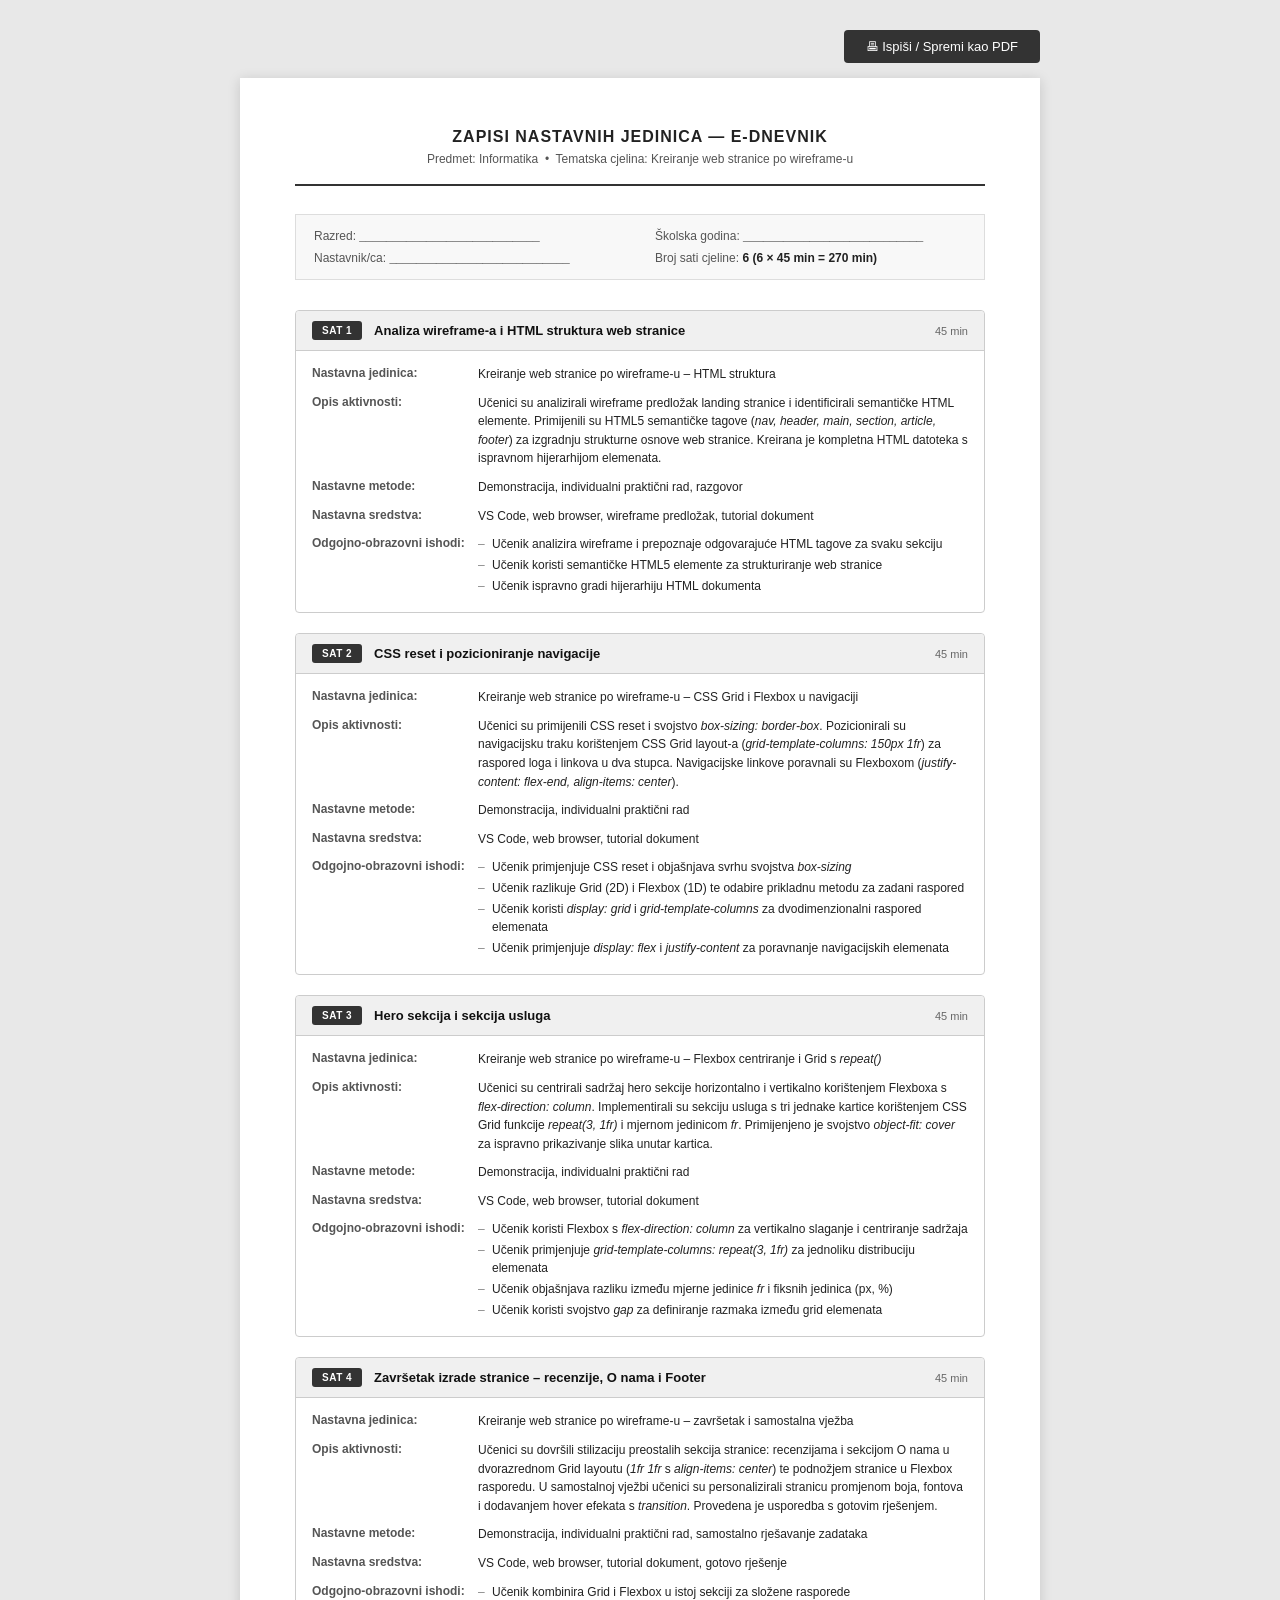
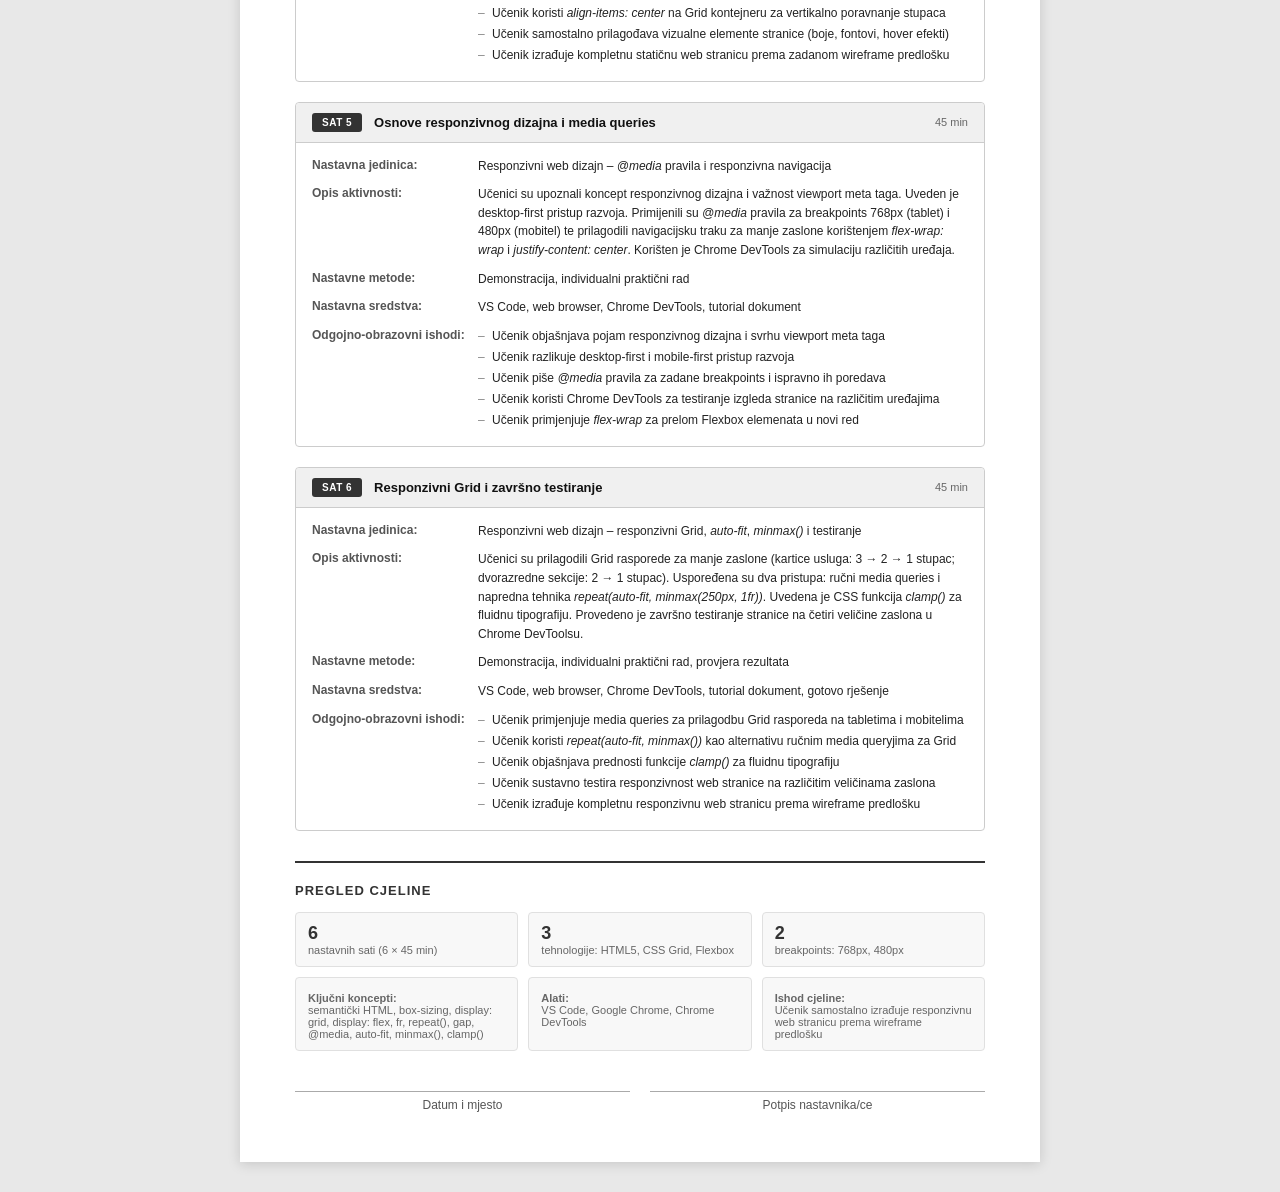
<file: tutorial-wireframe/zapisi-ednevnik.html>
<!DOCTYPE html>
<html lang="hr">
<head>
    <meta charset="UTF-8">
    <meta name="viewport" content="width=device-width, initial-scale=1.0">
    <title>Zapisi jedinica — E-dnevnik</title>
    <style>
        * { margin: 0; padding: 0; box-sizing: border-box; }

        body {
            font-family: 'Segoe UI', Arial, sans-serif;
            font-size: 13px;
            color: #222;
            background: #e8e8e8;
            padding: 30px 20px;
        }

        .stranica {
            max-width: 800px;
            margin: 0 auto;
            background: white;
            padding: 50px 55px;
            box-shadow: 0 2px 12px rgba(0,0,0,0.15);
        }

        /* Zaglavlje */
        .doc-header {
            text-align: center;
            border-bottom: 2px solid #333;
            padding-bottom: 18px;
            margin-bottom: 28px;
        }
        .doc-header h1 {
            font-size: 16px;
            font-weight: 700;
            letter-spacing: 1px;
            text-transform: uppercase;
            margin-bottom: 6px;
        }
        .doc-header p { font-size: 12px; color: #555; }

        /* Metapodaci */
        .meta-grid {
            display: grid;
            grid-template-columns: 1fr 1fr;
            gap: 8px 30px;
            background: #f8f8f8;
            border: 1px solid #ddd;
            padding: 14px 18px;
            margin-bottom: 30px;
            font-size: 12px;
        }
        .meta-grid span { color: #555; }
        .meta-grid strong { color: #222; }

        /* Zapis jedinice */
        .zapis {
            border: 1px solid #ccc;
            border-radius: 4px;
            margin-bottom: 20px;
            page-break-inside: avoid;
        }

        .zapis-header {
            display: grid;
            grid-template-columns: auto 1fr auto;
            align-items: center;
            gap: 12px;
            padding: 10px 16px;
            background: #f0f0f0;
            border-bottom: 1px solid #ccc;
            border-radius: 4px 4px 0 0;
        }
        .sat-oznaka {
            background: #333;
            color: white;
            font-size: 10px;
            font-weight: 700;
            padding: 4px 10px;
            border-radius: 3px;
            letter-spacing: 0.5px;
            white-space: nowrap;
        }
        .zapis-naslov {
            font-size: 13px;
            font-weight: 700;
            color: #111;
        }
        .zapis-trajanje {
            font-size: 11px;
            color: #666;
            white-space: nowrap;
        }

        .zapis-body {
            padding: 14px 16px;
            display: grid;
            grid-template-columns: 1fr;
            gap: 10px;
        }

        .polje {
            display: grid;
            grid-template-columns: 160px 1fr;
            gap: 6px;
            font-size: 12px;
            align-items: start;
        }
        .polje-naziv {
            color: #555;
            font-weight: 600;
            padding-top: 1px;
        }
        .polje-vrijednost {
            color: #222;
            line-height: 1.55;
        }

        .ishodi-lista {
            list-style: none;
            padding: 0;
        }
        .ishodi-lista li {
            padding-left: 14px;
            position: relative;
            margin-bottom: 3px;
            line-height: 1.5;
        }
        .ishodi-lista li::before {
            content: "–";
            position: absolute;
            left: 0;
            color: #888;
        }

        /* Ukupni pregled */
        .pregled {
            margin-top: 30px;
            border-top: 2px solid #333;
            padding-top: 20px;
        }
        .pregled h2 {
            font-size: 13px;
            text-transform: uppercase;
            letter-spacing: 1px;
            margin-bottom: 14px;
            color: #333;
        }
        .pregled-grid {
            display: grid;
            grid-template-columns: repeat(3, 1fr);
            gap: 10px;
            font-size: 11.5px;
        }
        .pregled-stavka {
            background: #f8f8f8;
            border: 1px solid #e0e0e0;
            border-radius: 4px;
            padding: 10px 12px;
        }
        .pregled-stavka .p-broj {
            font-size: 18px;
            font-weight: 700;
            color: #333;
        }
        .pregled-stavka .p-opis { color: #666; font-size: 11px; }

        /* Potpis */
        .potpis {
            margin-top: 40px;
            display: grid;
            grid-template-columns: 1fr 1fr;
            gap: 20px;
            font-size: 12px;
            color: #555;
        }
        .potpis-polje {
            border-top: 1px solid #aaa;
            padding-top: 6px;
            text-align: center;
        }

        /* Print stilovi */
        @media print {
            body { background: white; padding: 0; }
            .stranica { box-shadow: none; padding: 20px 25px; max-width: 100%; }
            .zapis { page-break-inside: avoid; }
            .no-print { display: none; }
        }

        /* Gumb za ispis */
        .print-btn {
            display: block;
            max-width: 800px;
            margin: 0 auto 15px;
            text-align: right;
        }
        .print-btn button {
            background: #333;
            color: white;
            border: none;
            padding: 9px 22px;
            font-size: 13px;
            cursor: pointer;
            border-radius: 4px;
        }
        .print-btn button:hover { background: #555; }
    </style>
</head>
<body>

<div class="print-btn no-print">
    <button onclick="window.print()">&#128438; Ispiši / Spremi kao PDF</button>
</div>

<div class="stranica">

    <div class="doc-header">
        <h1>Zapisi nastavnih jedinica &mdash; E-dnevnik</h1>
        <p>Predmet: Informatika &nbsp;&bull;&nbsp; Tematska cjelina: Kreiranje web stranice po wireframe-u</p>
    </div>

    <div class="meta-grid">
        <div><span>Razred: </span><strong>___________________________</strong></div>
        <div><span>Školska godina: </span><strong>___________________________</strong></div>
        <div><span>Nastavnik/ca: </span><strong>___________________________</strong></div>
        <div><span>Broj sati cjeline: </span><strong>6 (6 × 45 min = 270 min)</strong></div>
    </div>

    <!-- SAT 1 -->
    <div class="zapis">
        <div class="zapis-header">
            <span class="sat-oznaka">SAT 1</span>
            <span class="zapis-naslov">Analiza wireframe-a i HTML struktura web stranice</span>
            <span class="zapis-trajanje">45 min</span>
        </div>
        <div class="zapis-body">
            <div class="polje">
                <span class="polje-naziv">Nastavna jedinica:</span>
                <span class="polje-vrijednost">Kreiranje web stranice po wireframe-u – HTML struktura</span>
            </div>
            <div class="polje">
                <span class="polje-naziv">Opis aktivnosti:</span>
                <span class="polje-vrijednost">Učenici su analizirali wireframe predložak landing stranice i identificirali semantičke HTML elemente. Primijenili su HTML5 semantičke tagove (<em>nav, header, main, section, article, footer</em>) za izgradnju strukturne osnove web stranice. Kreirana je kompletna HTML datoteka s ispravnom hijerarhijom elemenata.</span>
            </div>
            <div class="polje">
                <span class="polje-naziv">Nastavne metode:</span>
                <span class="polje-vrijednost">Demonstracija, individualni praktični rad, razgovor</span>
            </div>
            <div class="polje">
                <span class="polje-naziv">Nastavna sredstva:</span>
                <span class="polje-vrijednost">VS Code, web browser, wireframe predložak, tutorial dokument</span>
            </div>
            <div class="polje">
                <span class="polje-naziv">Odgojno-obrazovni ishodi:</span>
                <span class="polje-vrijednost">
                    <ul class="ishodi-lista">
                        <li>Učenik analizira wireframe i prepoznaje odgovarajuće HTML tagove za svaku sekciju</li>
                        <li>Učenik koristi semantičke HTML5 elemente za strukturiranje web stranice</li>
                        <li>Učenik ispravno gradi hijerarhiju HTML dokumenta</li>
                    </ul>
                </span>
            </div>
        </div>
    </div>

    <!-- SAT 2 -->
    <div class="zapis">
        <div class="zapis-header">
            <span class="sat-oznaka">SAT 2</span>
            <span class="zapis-naslov">CSS reset i pozicioniranje navigacije</span>
            <span class="zapis-trajanje">45 min</span>
        </div>
        <div class="zapis-body">
            <div class="polje">
                <span class="polje-naziv">Nastavna jedinica:</span>
                <span class="polje-vrijednost">Kreiranje web stranice po wireframe-u – CSS Grid i Flexbox u navigaciji</span>
            </div>
            <div class="polje">
                <span class="polje-naziv">Opis aktivnosti:</span>
                <span class="polje-vrijednost">Učenici su primijenili CSS reset i svojstvo <em>box-sizing: border-box</em>. Pozicionirali su navigacijsku traku korištenjem CSS Grid layout-a (<em>grid-template-columns: 150px 1fr</em>) za raspored loga i linkova u dva stupca. Navigacijske linkove poravnali su Flexboxom (<em>justify-content: flex-end, align-items: center</em>).</span>
            </div>
            <div class="polje">
                <span class="polje-naziv">Nastavne metode:</span>
                <span class="polje-vrijednost">Demonstracija, individualni praktični rad</span>
            </div>
            <div class="polje">
                <span class="polje-naziv">Nastavna sredstva:</span>
                <span class="polje-vrijednost">VS Code, web browser, tutorial dokument</span>
            </div>
            <div class="polje">
                <span class="polje-naziv">Odgojno-obrazovni ishodi:</span>
                <span class="polje-vrijednost">
                    <ul class="ishodi-lista">
                        <li>Učenik primjenjuje CSS reset i objašnjava svrhu svojstva <em>box-sizing</em></li>
                        <li>Učenik razlikuje Grid (2D) i Flexbox (1D) te odabire prikladnu metodu za zadani raspored</li>
                        <li>Učenik koristi <em>display: grid</em> i <em>grid-template-columns</em> za dvodimenzionalni raspored elemenata</li>
                        <li>Učenik primjenjuje <em>display: flex</em> i <em>justify-content</em> za poravnanje navigacijskih elemenata</li>
                    </ul>
                </span>
            </div>
        </div>
    </div>

    <!-- SAT 3 -->
    <div class="zapis">
        <div class="zapis-header">
            <span class="sat-oznaka">SAT 3</span>
            <span class="zapis-naslov">Hero sekcija i sekcija usluga</span>
            <span class="zapis-trajanje">45 min</span>
        </div>
        <div class="zapis-body">
            <div class="polje">
                <span class="polje-naziv">Nastavna jedinica:</span>
                <span class="polje-vrijednost">Kreiranje web stranice po wireframe-u – Flexbox centriranje i Grid s <em>repeat()</em></span>
            </div>
            <div class="polje">
                <span class="polje-naziv">Opis aktivnosti:</span>
                <span class="polje-vrijednost">Učenici su centrirali sadržaj hero sekcije horizontalno i vertikalno korištenjem Flexboxa s <em>flex-direction: column</em>. Implementirali su sekciju usluga s tri jednake kartice korištenjem CSS Grid funkcije <em>repeat(3, 1fr)</em> i mjernom jedinicom <em>fr</em>. Primijenjeno je svojstvo <em>object-fit: cover</em> za ispravno prikazivanje slika unutar kartica.</span>
            </div>
            <div class="polje">
                <span class="polje-naziv">Nastavne metode:</span>
                <span class="polje-vrijednost">Demonstracija, individualni praktični rad</span>
            </div>
            <div class="polje">
                <span class="polje-naziv">Nastavna sredstva:</span>
                <span class="polje-vrijednost">VS Code, web browser, tutorial dokument</span>
            </div>
            <div class="polje">
                <span class="polje-naziv">Odgojno-obrazovni ishodi:</span>
                <span class="polje-vrijednost">
                    <ul class="ishodi-lista">
                        <li>Učenik koristi Flexbox s <em>flex-direction: column</em> za vertikalno slaganje i centriranje sadržaja</li>
                        <li>Učenik primjenjuje <em>grid-template-columns: repeat(3, 1fr)</em> za jednoliku distribuciju elemenata</li>
                        <li>Učenik objašnjava razliku između mjerne jedinice <em>fr</em> i fiksnih jedinica (px, %)</li>
                        <li>Učenik koristi svojstvo <em>gap</em> za definiranje razmaka između grid elemenata</li>
                    </ul>
                </span>
            </div>
        </div>
    </div>

    <!-- SAT 4 -->
    <div class="zapis">
        <div class="zapis-header">
            <span class="sat-oznaka">SAT 4</span>
            <span class="zapis-naslov">Završetak izrade stranice – recenzije, O nama i Footer</span>
            <span class="zapis-trajanje">45 min</span>
        </div>
        <div class="zapis-body">
            <div class="polje">
                <span class="polje-naziv">Nastavna jedinica:</span>
                <span class="polje-vrijednost">Kreiranje web stranice po wireframe-u – završetak i samostalna vježba</span>
            </div>
            <div class="polje">
                <span class="polje-naziv">Opis aktivnosti:</span>
                <span class="polje-vrijednost">Učenici su dovršili stilizaciju preostalih sekcija stranice: recenzijama i sekcijom O nama u dvorazrednom Grid layoutu (<em>1fr 1fr</em> s <em>align-items: center</em>) te podnožjem stranice u Flexbox rasporedu. U samostalnoj vježbi učenici su personalizirali stranicu promjenom boja, fontova i dodavanjem hover efekata s <em>transition</em>. Provedena je usporedba s gotovim rješenjem.</span>
            </div>
            <div class="polje">
                <span class="polje-naziv">Nastavne metode:</span>
                <span class="polje-vrijednost">Demonstracija, individualni praktični rad, samostalno rješavanje zadataka</span>
            </div>
            <div class="polje">
                <span class="polje-naziv">Nastavna sredstva:</span>
                <span class="polje-vrijednost">VS Code, web browser, tutorial dokument, gotovo rješenje</span>
            </div>
            <div class="polje">
                <span class="polje-naziv">Odgojno-obrazovni ishodi:</span>
                <span class="polje-vrijednost">
                    <ul class="ishodi-lista">
                        <li>Učenik kombinira Grid i Flexbox u istoj sekciji za složene rasporede</li>
                        <li>Učenik koristi <em>align-items: center</em> na Grid kontejneru za vertikalno poravnanje stupaca</li>
                        <li>Učenik samostalno prilagođava vizualne elemente stranice (boje, fontovi, hover efekti)</li>
                        <li>Učenik izrađuje kompletnu statičnu web stranicu prema zadanom wireframe predlošku</li>
                    </ul>
                </span>
            </div>
        </div>
    </div>

    <!-- SAT 5 -->
    <div class="zapis">
        <div class="zapis-header">
            <span class="sat-oznaka">SAT 5</span>
            <span class="zapis-naslov">Osnove responzivnog dizajna i media queries</span>
            <span class="zapis-trajanje">45 min</span>
        </div>
        <div class="zapis-body">
            <div class="polje">
                <span class="polje-naziv">Nastavna jedinica:</span>
                <span class="polje-vrijednost">Responzivni web dizajn – <em>@media</em> pravila i responzivna navigacija</span>
            </div>
            <div class="polje">
                <span class="polje-naziv">Opis aktivnosti:</span>
                <span class="polje-vrijednost">Učenici su upoznali koncept responzivnog dizajna i važnost viewport meta taga. Uveden je desktop-first pristup razvoja. Primijenili su <em>@media</em> pravila za breakpoints 768px (tablet) i 480px (mobitel) te prilagodili navigacijsku traku za manje zaslone korištenjem <em>flex-wrap: wrap</em> i <em>justify-content: center</em>. Korišten je Chrome DevTools za simulaciju različitih uređaja.</span>
            </div>
            <div class="polje">
                <span class="polje-naziv">Nastavne metode:</span>
                <span class="polje-vrijednost">Demonstracija, individualni praktični rad</span>
            </div>
            <div class="polje">
                <span class="polje-naziv">Nastavna sredstva:</span>
                <span class="polje-vrijednost">VS Code, web browser, Chrome DevTools, tutorial dokument</span>
            </div>
            <div class="polje">
                <span class="polje-naziv">Odgojno-obrazovni ishodi:</span>
                <span class="polje-vrijednost">
                    <ul class="ishodi-lista">
                        <li>Učenik objašnjava pojam responzivnog dizajna i svrhu viewport meta taga</li>
                        <li>Učenik razlikuje desktop-first i mobile-first pristup razvoja</li>
                        <li>Učenik piše <em>@media</em> pravila za zadane breakpoints i ispravno ih poredava</li>
                        <li>Učenik koristi Chrome DevTools za testiranje izgleda stranice na različitim uređajima</li>
                        <li>Učenik primjenjuje <em>flex-wrap</em> za prelom Flexbox elemenata u novi red</li>
                    </ul>
                </span>
            </div>
        </div>
    </div>

    <!-- SAT 6 -->
    <div class="zapis">
        <div class="zapis-header">
            <span class="sat-oznaka">SAT 6</span>
            <span class="zapis-naslov">Responzivni Grid i završno testiranje</span>
            <span class="zapis-trajanje">45 min</span>
        </div>
        <div class="zapis-body">
            <div class="polje">
                <span class="polje-naziv">Nastavna jedinica:</span>
                <span class="polje-vrijednost">Responzivni web dizajn – responzivni Grid, <em>auto-fit</em>, <em>minmax()</em> i testiranje</span>
            </div>
            <div class="polje">
                <span class="polje-naziv">Opis aktivnosti:</span>
                <span class="polje-vrijednost">Učenici su prilagodili Grid rasporede za manje zaslone (kartice usluga: 3 → 2 → 1 stupac; dvorazredne sekcije: 2 → 1 stupac). Uspoređena su dva pristupa: ručni media queries i napredna tehnika <em>repeat(auto-fit, minmax(250px, 1fr))</em>. Uvedena je CSS funkcija <em>clamp()</em> za fluidnu tipografiju. Provedeno je završno testiranje stranice na četiri veličine zaslona u Chrome DevToolsu.</span>
            </div>
            <div class="polje">
                <span class="polje-naziv">Nastavne metode:</span>
                <span class="polje-vrijednost">Demonstracija, individualni praktični rad, provjera rezultata</span>
            </div>
            <div class="polje">
                <span class="polje-naziv">Nastavna sredstva:</span>
                <span class="polje-vrijednost">VS Code, web browser, Chrome DevTools, tutorial dokument, gotovo rješenje</span>
            </div>
            <div class="polje">
                <span class="polje-naziv">Odgojno-obrazovni ishodi:</span>
                <span class="polje-vrijednost">
                    <ul class="ishodi-lista">
                        <li>Učenik primjenjuje media queries za prilagodbu Grid rasporeda na tabletima i mobitelima</li>
                        <li>Učenik koristi <em>repeat(auto-fit, minmax())</em> kao alternativu ručnim media queryjima za Grid</li>
                        <li>Učenik objašnjava prednosti funkcije <em>clamp()</em> za fluidnu tipografiju</li>
                        <li>Učenik sustavno testira responzivnost web stranice na različitim veličinama zaslona</li>
                        <li>Učenik izrađuje kompletnu responzivnu web stranicu prema wireframe predlošku</li>
                    </ul>
                </span>
            </div>
        </div>
    </div>

    <!-- Ukupni pregled -->
    <div class="pregled">
        <h2>Pregled cjeline</h2>
        <div class="pregled-grid">
            <div class="pregled-stavka">
                <div class="p-broj">6</div>
                <div class="p-opis">nastavnih sati (6 × 45 min)</div>
            </div>
            <div class="pregled-stavka">
                <div class="p-broj">3</div>
                <div class="p-opis">tehnologije: HTML5, CSS Grid, Flexbox</div>
            </div>
            <div class="pregled-stavka">
                <div class="p-broj">2</div>
                <div class="p-opis">breakpoints: 768px, 480px</div>
            </div>
            <div class="pregled-stavka">
                <div class="p-opis" style="padding-top:4px"><strong>Ključni koncepti:</strong><br>semantički HTML, box-sizing, display: grid, display: flex, fr, repeat(), gap, @media, auto-fit, minmax(), clamp()</div>
            </div>
            <div class="pregled-stavka">
                <div class="p-opis" style="padding-top:4px"><strong>Alati:</strong><br>VS Code, Google Chrome, Chrome DevTools</div>
            </div>
            <div class="pregled-stavka">
                <div class="p-opis" style="padding-top:4px"><strong>Ishod cjeline:</strong><br>Učenik samostalno izrađuje responzivnu web stranicu prema wireframe predlošku</div>
            </div>
        </div>
    </div>

    <!-- Potpis -->
    <div class="potpis">
        <div class="potpis-polje">Datum i mjesto</div>
        <div class="potpis-polje">Potpis nastavnika/ce</div>
    </div>

</div>

</body>
</html>
</file>
